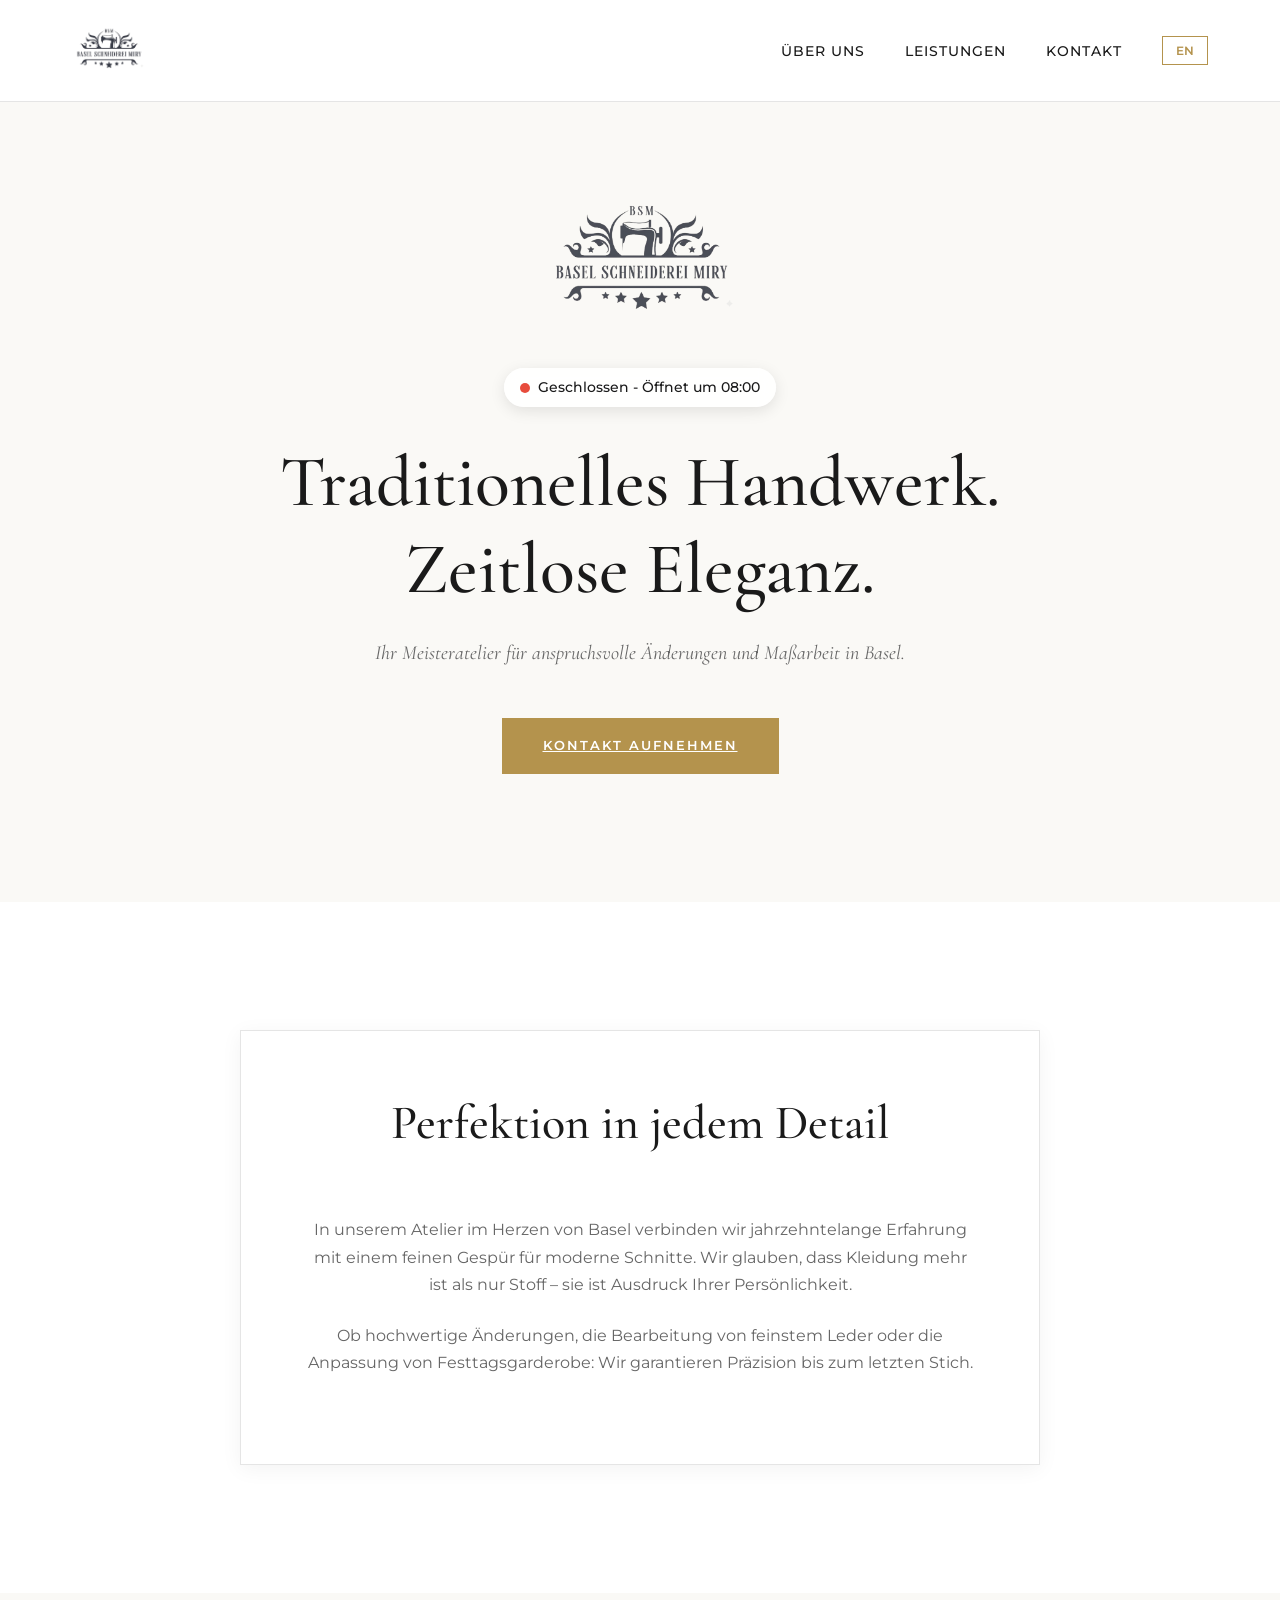
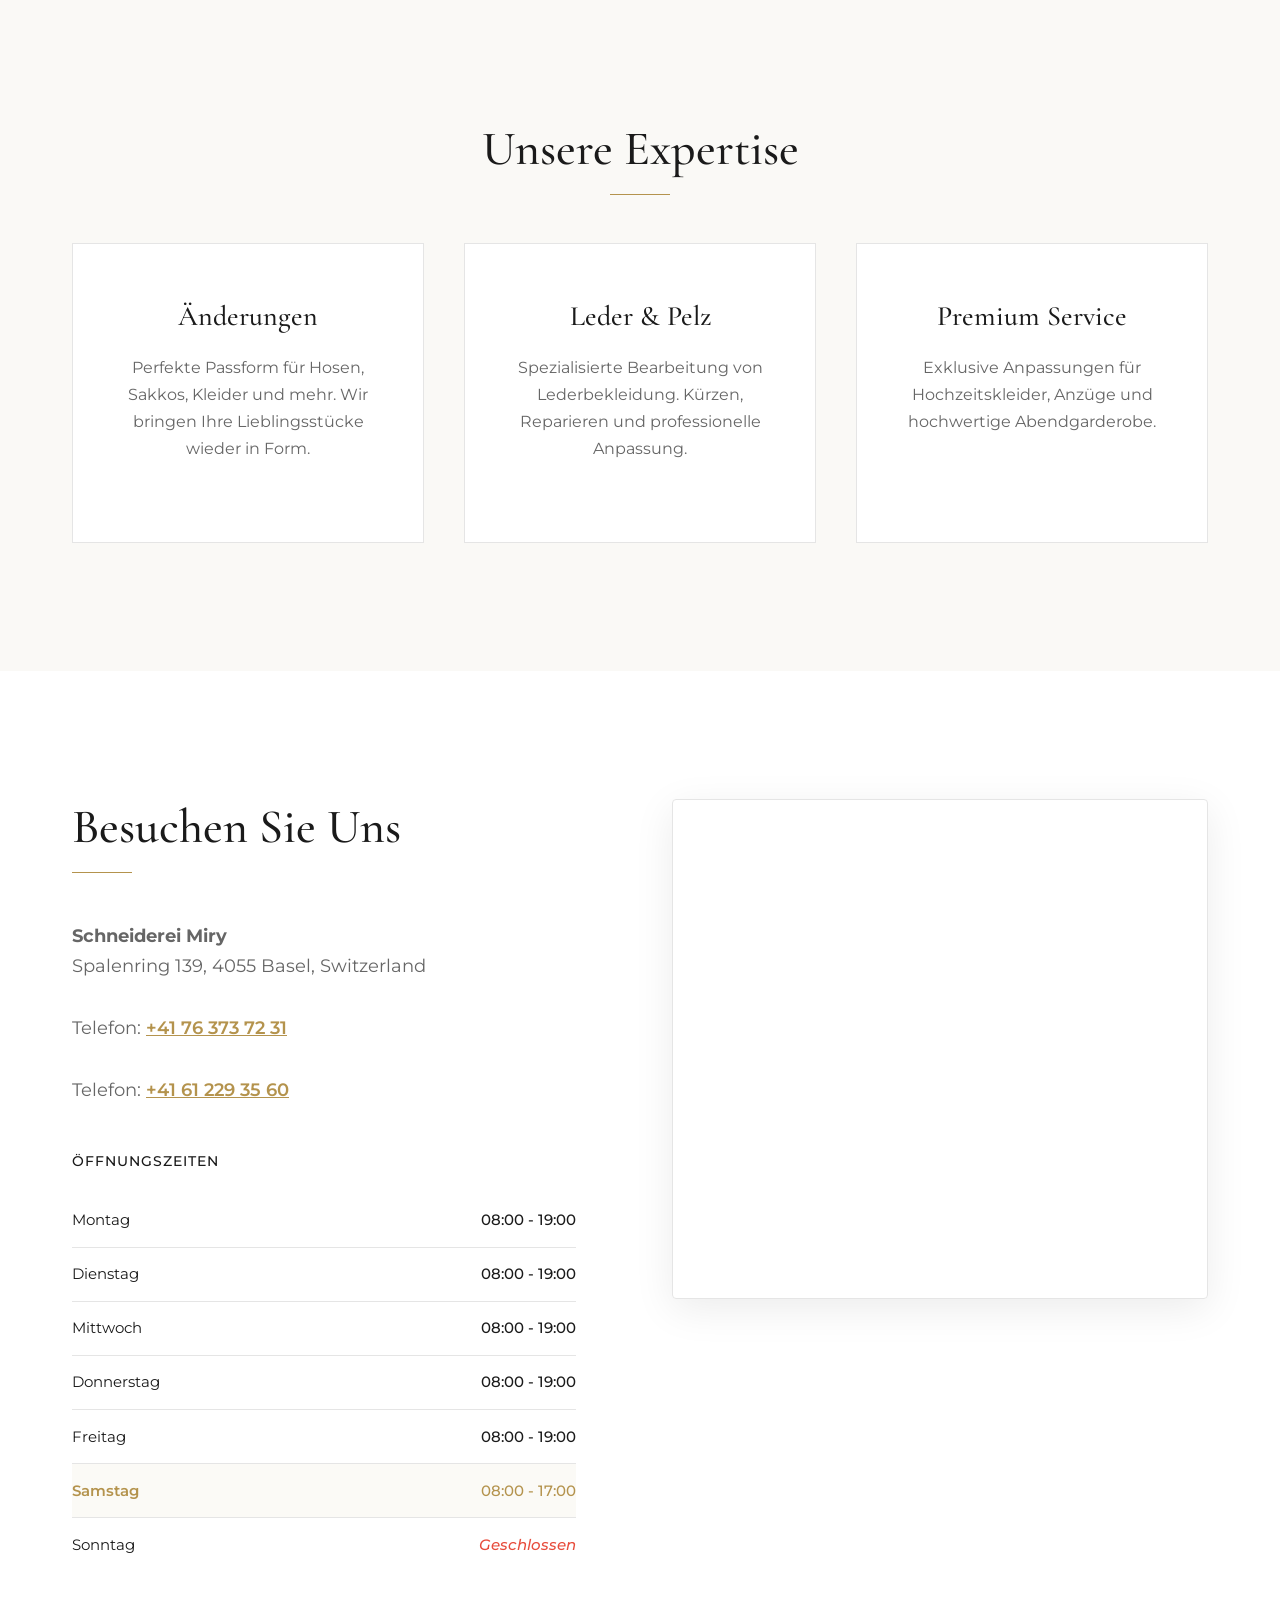
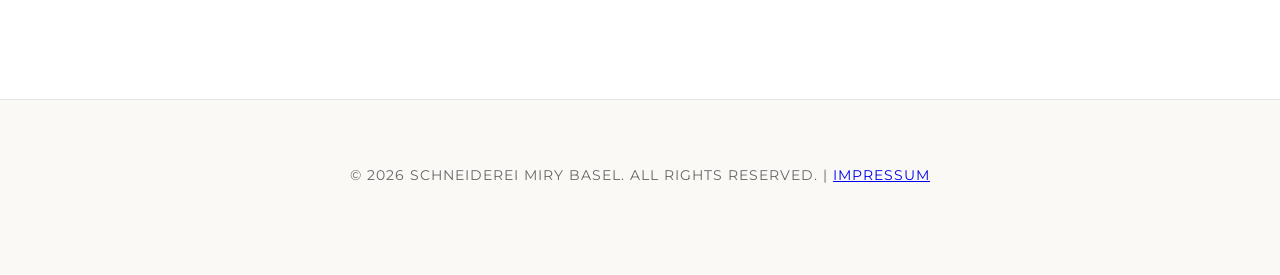
<file: index.html>
<!doctype html>
<html lang="de">
  <head>
    <meta charset="UTF-8" />
    <meta name="viewport" content="width=device-width, initial-scale=1.0" />
    <title>Schneiderei Miry Basel | Meisteratelier für Änderungen & Maßarbeit</title>
    <meta name="description" content="Professionelle Schneiderei in Basel. Expertise in Änderungen, Leder, Pelz & Maßanfertigungen. Ihr Meisteratelier für perfekte Passform in 4055 Basel.">
    <meta name="keywords" content="Schneiderei Basel, Änderungsschneiderei, Maßanfertigung Basel, Lederreparatur, Pelzänderung, Schneiderei Spalenring">
    <link rel="canonical" href="https://www.schneiderei-miry.ch/" />
    
    <!-- Open Graph Tags -->
    <meta property="og:title" content="Schneiderei Miry Basel | Ihr Meisteratelier" />
    <meta property="og:description" content="Traditionelles Handwerk und zeitlose Eleganz in Basel. Änderungen, Leder & Maßarbeit." />
    <meta property="og:type" content="website" />
    <meta property="og:url" content="https://www.schneiderei-miry.ch/" />
    <meta property="og:image" content="https://www.schneiderei-miry.ch/logo.jpg" />

    <!-- Structured Data (JSON-LD) -->
    <script type="application/ld+json">
    {
      "@context": "https://schema.org",
      "@type": "LocalBusiness",
      "name": "Schneiderei Miry",
      "address": {
        "@type": "PostalAddress",
        "streetAddress": "Spalenring 139",
        "addressLocality": "Basel",
        "postalCode": "4055",
        "addressCountry": "CH"
      },
      "telephone": "+41612293560",
      "url": "https://www.schneiderei-miry.ch/",
      "priceRange": "$$"
    }
    </script>

    <link rel="preconnect" href="https://fonts.googleapis.com" />
    <link rel="preconnect" href="https://fonts.gstatic.com" crossorigin />
    <link
      href="https://fonts.googleapis.com/css2?family=Cormorant+Garamond:ital,wght@0,400;0,500;0,600;1,400&family=Montserrat:wght@300;400;500;600&display=swap"
      rel="stylesheet"
    />

    <link rel="stylesheet" href="style.css" />

    <style>
      /* --- Styles additionnels pour le système de statut --- */
      .vacation-banner {
        background-color: #d35400;
        color: white;
        text-align: center;
        padding: 12px 20px;
        font-family: "Montserrat", sans-serif;
        font-size: 0.95rem;
        font-weight: 500;
        position: fixed;
        top: 0;
        width: 100%;
        z-index: 2000;
        box-shadow: 0 2px 10px rgba(0, 0, 0, 0.1);
      }

      body.has-banner #main-header {
        top: 48px; /* Anpassung je nach Banner-Höhe */
      }

      .status-badge {
        display: inline-flex;
        align-items: center;
        gap: 8px;
        padding: 8px 16px;
        border-radius: 30px;
        background: rgba(255, 255, 255, 0.9);
        backdrop-filter: blur(8px);
        box-shadow: 0 4px 15px rgba(0, 0, 0, 0.1);
      }

      .status-badge .dot {
        width: 10px;
        height: 10px;
        border-radius: 50%;
        display: inline-block;
      }

      .status-badge.open .dot {
        background-color: #27ae60;
        box-shadow: 0 0 10px #27ae60;
        animation: pulse 2s infinite;
      }

      .status-badge.closed-now .dot {
        background-color: #e74c3c;
      }

      @keyframes pulse {
        0% {
          transform: scale(1);
          opacity: 1;
        }
        50% {
          transform: scale(1.3);
          opacity: 0.75;
        }
        100% {
          transform: scale(1);
          opacity: 1;
        }
      }
    </style>
  </head>

  <body class="lang-de-active">
    <!-- Vacation Banner -->
    <div id="status-banner" class="vacation-banner" style="display: none"></div>

    <!-- HEADER -->
    <header id="main-header">
      <div class="container header-content">
        <div class="logo">
          <a href="#"><img src="logo.jpg" alt="Schneiderei Miry Logo" /></a>
        </div>
        <nav>
          <ul id="nav-menu">
            <li>
              <a href="#about" class="nav-de">Über Uns</a
              ><a href="#about" class="nav-en">About Us</a>
            </li>
            <li>
              <a href="#services" class="nav-de">Leistungen</a
              ><a href="#services" class="nav-en">Services</a>
            </li>
            <li>
              <a href="#contact" class="nav-de">Kontakt</a
              ><a href="#contact" class="nav-en">Contact</a>
            </li>
            <li class="lang-switch">
              <button onclick="toggleLang()" id="langBtn">EN</button>
            </li>
          </ul>
        </nav>
      </div>
    </header>

    <main>
      <!-- HERO -->
      <section id="hero">
        <div class="container">
          <div class="hero-logo">
            <img src="logo.jpg" alt="Schneiderei Miry Basel Logo" />
          </div>

          <!-- Status Badge -->
          <div id="status-indicator" class="status-badge">
            <span class="dot"></span>
            <span class="content-de" id="status-text-de">Lädt...</span>
            <span class="content-en" id="status-text-en">Loading...</span>
          </div>

          <div class="content-de">
            <h1>Traditionelles Handwerk.<br />Zeitlose Eleganz.</h1>
            <p class="subtitle">
              Ihr Meisteratelier für anspruchsvolle Änderungen und Maßarbeit in
              Basel.
            </p>
          </div>
          <div class="content-en">
            <h1>Traditional Craft.<br />Timeless Elegance.</h1>
            <p class="subtitle">
              Your master atelier for sophisticated alterations and bespoke
              tailoring in Basel.
            </p>
          </div>

          <a href="#contact" class="btn-vintage">
            <span class="nav-de">Kontakt Aufnehmen</span>
            <span class="nav-en">Get in Touch</span>
          </a>
        </div>
      </section>

      <!-- ABOUT -->
      <section id="about">
        <div class="container">
          <div class="vintage-box">
            <div class="content-de">
              <h2>Perfektion in jedem Detail</h2>
              <p>
                In unserem Atelier im Herzen von Basel verbinden wir
                jahrzehntelange Erfahrung mit einem feinen Gespür für moderne
                Schnitte. Wir glauben, dass Kleidung mehr ist als nur Stoff –
                sie ist Ausdruck Ihrer Persönlichkeit.
              </p>
              <p>
                Ob hochwertige Änderungen, die Bearbeitung von feinstem Leder
                oder die Anpassung von Festtagsgarderobe: Wir garantieren
                Präzision bis zum letzten Stich.
              </p>
            </div>
            <div class="content-en">
              <h2>Perfection in Every Detail</h2>
              <p>
                In our atelier in the heart of Basel, we combine decades of
                experience with a keen sense for modern cuts. We believe that
                clothing is more than just fabric – it is an expression of your
                personality.
              </p>
              <p>
                Whether it's high-quality alterations, working with the finest
                leather, or tailoring formal wear: we guarantee precision down
                to the last stitch.
              </p>
            </div>
          </div>
        </div>
      </section>

      <!-- SERVICES -->
      <section id="services">
        <div class="container">
          <h2 class="nav-de">Unsere Expertise</h2>
          <h2 class="nav-en">Our Expertise</h2>

          <div class="services-grid">
            <article class="service-card">
              <h3>
                <span class="nav-de">Änderungen</span
                ><span class="nav-en">Alterations</span>
              </h3>
              <p class="nav-de">
                Perfekte Passform für Hosen, Sakkos, Kleider und mehr. Wir
                bringen Ihre Lieblingsstücke wieder in Form.
              </p>
              <p class="nav-en">
                Perfect fit for trousers, blazers, dresses, and more. We bring
                your favorite pieces back into shape.
              </p>
            </article>
            <article class="service-card">
              <h3>
                <span class="nav-de">Leder & Pelz</span
                ><span class="nav-en">Leather & Fur</span>
              </h3>
              <p class="nav-de">
                Spezialisierte Bearbeitung von Lederbekleidung. Kürzen,
                Reparieren und professionelle Anpassung.
              </p>
              <p class="nav-en">
                Specialized handling of leather garments. Shortening, repairs,
                and professional fitting.
              </p>
            </article>
            <article class="service-card">
              <h3>
                <span class="nav-de">Premium Service</span
                ><span class="nav-en">Premium Service</span>
              </h3>
              <p class="nav-de">
                Exklusive Anpassungen für Hochzeitskleider, Anzüge und
                hochwertige Abendgarderobe.
              </p>
              <p class="nav-en">
                Exclusive alterations for wedding dresses, suits, and high-end
                evening wear.
              </p>
            </article>
          </div>
        </div>
      </section>

      <!-- CONTACT -->
      <section id="contact">
        <div class="container">
          <div class="contact-grid">
            <div class="contact-info">
              <h2 class="nav-de">Besuchen Sie Uns</h2>
              <h2 class="nav-en">Visit Us</h2>

              <div class="contact-details">
                <p class="address">
                  <strong>Schneiderei Miry</strong><br />
                  Spalenring 139, 4055 Basel, Switzerland
                </p>
                <p class="phone">
                  <span class="nav-de">Telefon:</span>
                  <span class="nav-en">Phone:</span>
                  <a href="tel:+41763737231">+41 76 373 72 31</a>
                </p>
                <p class="phone">
                  <span class="nav-de">Telefon:</span>
                  <span class="nav-en">Phone:</span>
                  <a href="tel:+41612293560">+41 61 229 35 60</a>
                </p>
              </div>

              <div class="opening-hours">
                <h4 class="nav-de">Öffnungszeiten</h4>
                <h4 class="nav-en">Opening Hours</h4>
                <table class="hours-table">
                  <tr id="day-1">
                    <td class="nav-de">Montag</td>
                    <td class="nav-en">Monday</td>
                    <td>08:00 - 19:00</td>
                  </tr>
                  <tr id="day-2">
                    <td class="nav-de">Dienstag</td>
                    <td class="nav-en">Tuesday</td>
                    <td>08:00 - 19:00</td>
                  </tr>
                  <tr id="day-3">
                    <td class="nav-de">Mittwoch</td>
                    <td class="nav-en">Wednesday</td>
                    <td>08:00 - 19:00</td>
                  </tr>
                  <tr id="day-4">
                    <td class="nav-de">Donnerstag</td>
                    <td class="nav-en">Thursday</td>
                    <td>08:00 - 19:00</td>
                  </tr>
                  <tr id="day-5">
                    <td class="nav-de">Freitag</td>
                    <td class="nav-en">Friday</td>
                    <td>08:00 - 19:00</td>
                  </tr>
                  <tr id="day-6">
                    <td class="nav-de">Samstag</td>
                    <td class="nav-en">Saturday</td>
                    <td>08:00 - 17:00</td>
                  </tr>
                  <tr id="day-0">
                    <td class="nav-de">Sonntag</td>
                    <td class="nav-en">Sunday</td>
                    <td class="closed">
                      <span class="nav-de">Geschlossen</span
                      ><span class="nav-en">Closed</span>
                    </td>
                  </tr>
                </table>
              </div>
            </div>

            <div class="map-box">
              <iframe
                width="100%"
                height="400"
                style="border: 0"
                
                allowfullscreen
                src="https://maps.google.com/maps?q=Schneiderei%20Miry%20Basel&z=17&output=embed"
              >
              </iframe>
            </div>
          </div>
        </div>
      </section>
    </main>

    <footer>
      <div class="container">
        <p>&copy; 2026 Schneiderei Miry Basel. All Rights Reserved. | <a href="mentions-legales.html">Impressum</a></p>
      </div>
    </footer>

    <!-- Scripts -->
    <script src="config-boutique.js"></script>
    <script>
      // === LANGUAGE SWITCHER ===
      function toggleLang() {
        const body = document.body;
        const btn = document.getElementById("langBtn");

        if (body.classList.contains("lang-de-active")) {
          body.classList.replace("lang-de-active", "lang-en-active");
          btn.textContent = "DE";
        } else {
          body.classList.replace("lang-en-active", "lang-de-active");
          btn.textContent = "EN";
        }
        updateStatus(); // Status bei Sprachwechsel aktualisieren
      }

      // === STATUS & OPENING HOURS ===
      function updateStatus() {
        const now = new Date();
        const day = now.getDay(); // 0=Sonntag, 1=Montag ...
        const hour = now.getHours();
        const min = now.getMinutes();
        const time = hour + min / 60;

        const banner = document.getElementById("status-banner");
        const indicator = document.getElementById("status-indicator");
        const textDe = document.getElementById("status-text-de");
        const textEn = document.getElementById("status-text-en");

        // 1. Fermeture exceptionnelle (aus config-boutique.js)
        if (
          typeof boutiqueConfig !== "undefined" &&
          boutiqueConfig.estFermeExceptionnellement
        ) {
          banner.style.display = "block";
          banner.textContent = boutiqueConfig.messageFermeture;
          document.body.classList.add("has-banner");

          indicator.classList.add("closed-now");
          indicator.classList.remove("open");
          textDe.textContent = "Geschlossen";
          textEn.textContent = "Closed";
          return;
        } else if (banner) {
          banner.style.display = "none";
          document.body.classList.remove("has-banner");
        }

        // 2. Normale Öffnungszeiten
        let isOpen = false;
        let openingTime = "08:00";

        if (
          typeof boutiqueConfig !== "undefined" &&
          boutiqueConfig.horaires &&
          boutiqueConfig.horaires[day]
        ) {
          const schedule = boutiqueConfig.horaires[day];

          if (schedule && schedule.length === 2) {
            const [openStr, closeStr] = schedule;
            const [hOuv, mOuv] = openStr.split(":").map(Number);
            const [hFer, mFer] = closeStr.split(":").map(Number);

            openingTime = openStr;
            if (time >= hOuv + mOuv / 60 && time < hFer + mFer / 60) {
              isOpen = true;
            }
          }
        } else {
          // Fallback, falls config nicht geladen wird
          if (day >= 1 && day <= 5 && time >= 8 && time < 19) isOpen = true;
          else if (day === 6 && time >= 8 && time < 17) isOpen = true;
        }

        if (isOpen) {
          indicator.classList.add("open");
          indicator.classList.remove("closed-now");
          textDe.textContent = "Jetzt Geöffnet";
          textEn.textContent = "Open Now";
        } else {
          indicator.classList.add("closed-now");
          indicator.classList.remove("open");
          textDe.textContent = "Geschlossen - Öffnet um " + openingTime;
          textEn.textContent = "Closed - Opens at " + openingTime;
        }

        // Highlight current day
        for (let i = 0; i <= 6; i++) {
          const row = document.getElementById("day-" + i);
          if (row) row.style.cssText = "";
        }
        const todayRow = document.getElementById("day-" + day);
        if (todayRow) {
          todayRow.style.fontWeight = "600";
          todayRow.style.color = "var(--color-accent)";
          todayRow.style.backgroundColor = "rgba(180, 147, 77, 0.05)";
        }
      }

      // Initialize
      document.addEventListener("DOMContentLoaded", () => {
        updateStatus();
        setInterval(updateStatus, 60000); // jede Minute aktualisieren
      });
    </script>
  </body>
</html>
</file>
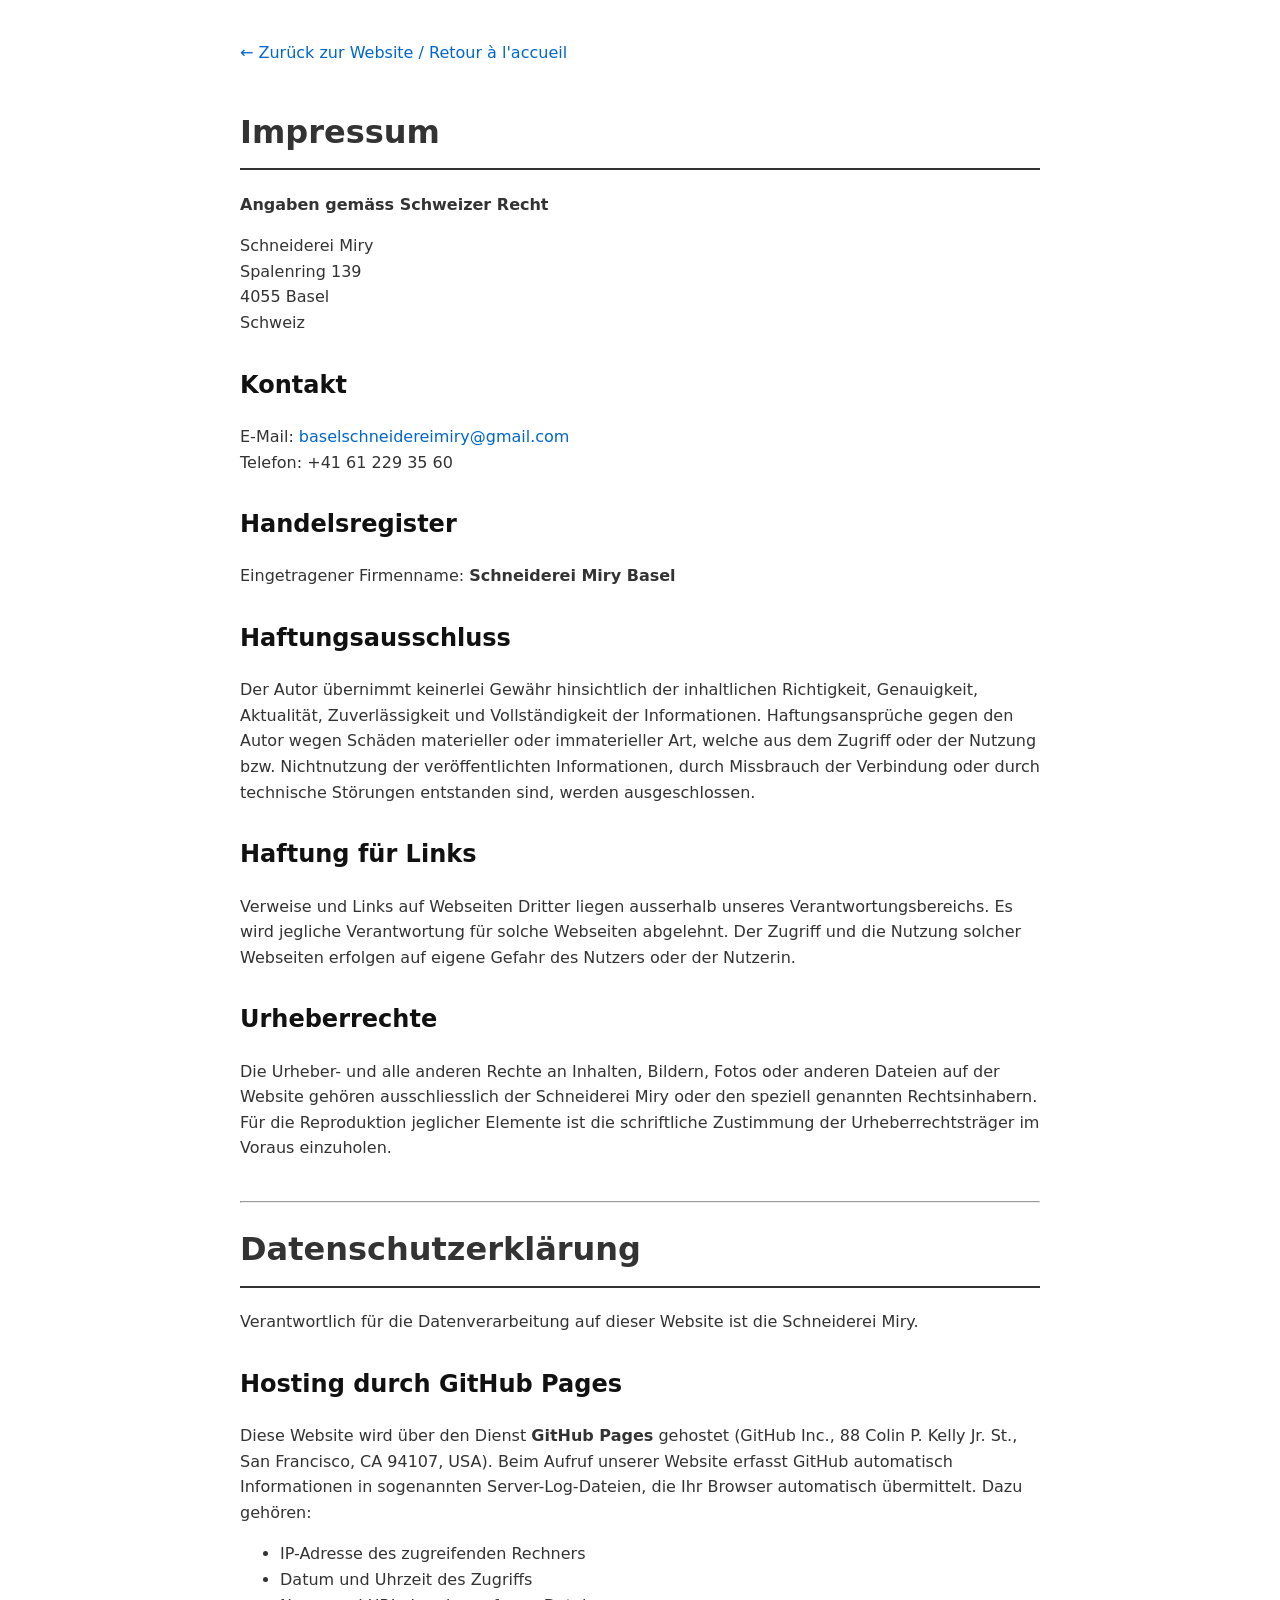
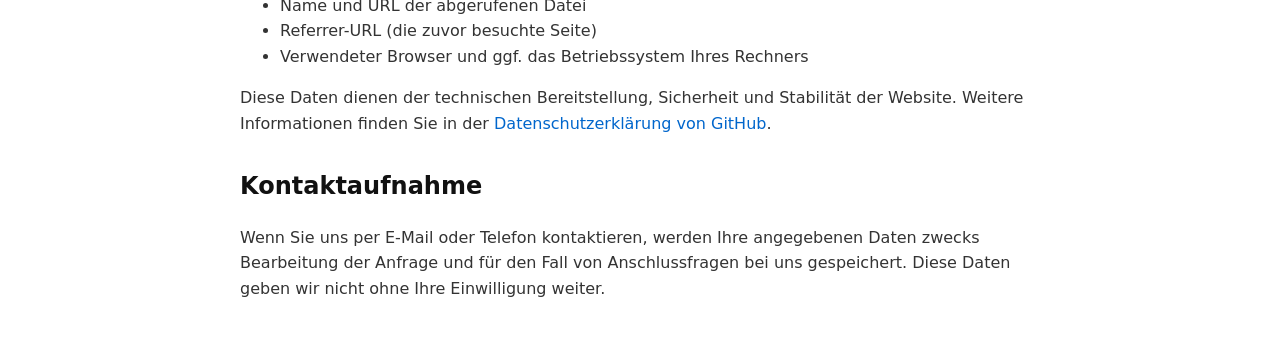
<file: mentions-legales.html>
<!doctype html>
<html lang="de">
  <head>
    <meta charset="UTF-8" />
    <meta name="viewport" content="width=device-width, initial-scale=1.0" />
    <title>Impressum & Datenschutz - Schneiderei Miry Basel</title>
    <style>
      body {
        font-family:
          system-ui,
          -apple-system,
          sans-serif;
        line-height: 1.6;
        color: #333;
        max-width: 800px;
        margin: 0 auto;
        padding: 40px 20px;
      }
      h1 {
        border-bottom: 2px solid #333;
        padding-bottom: 10px;
      }
      h2 {
        margin-top: 30px;
        color: #111;
      }
      a {
        color: #0066cc;
        text-decoration: none;
      }
      a:hover {
        text-decoration: underline;
      }
      .back-link {
        margin-bottom: 20px;
        display: inline-block;
      }
    </style>
  </head>
  <body>
    <a href="index.html" class="back-link"
      >&larr; Zurück zur Website / Retour à l'accueil</a
    >

    <h1>Impressum</h1>
    <p><strong>Angaben gemäss Schweizer Recht</strong></p>
    <p>
      Schneiderei Miry<br />
      Spalenring 139<br />
      4055 Basel<br />
      Schweiz
    </p>

    <h2>Kontakt</h2>
    <p>
      E-Mail:
      <a href="mailto:baselschneidereimiry@gmail.com"
        >baselschneidereimiry@gmail.com</a
      ><br />
      Telefon: +41 61 229 35 60
    </p>

    <h2>Handelsregister</h2>
    <p>Eingetragener Firmenname: <strong>Schneiderei Miry Basel</strong></p>

    <h2>Haftungsausschluss</h2>
    <p>
      Der Autor übernimmt keinerlei Gewähr hinsichtlich der inhaltlichen
      Richtigkeit, Genauigkeit, Aktualität, Zuverlässigkeit und Vollständigkeit
      der Informationen. Haftungsansprüche gegen den Autor wegen Schäden
      materieller oder immaterieller Art, welche aus dem Zugriff oder der
      Nutzung bzw. Nichtnutzung der veröffentlichten Informationen, durch
      Missbrauch der Verbindung oder durch technische Störungen entstanden sind,
      werden ausgeschlossen.
    </p>

    <h2>Haftung für Links</h2>
    <p>
      Verweise und Links auf Webseiten Dritter liegen ausserhalb unseres
      Verantwortungsbereichs. Es wird jegliche Verantwortung für solche
      Webseiten abgelehnt. Der Zugriff und die Nutzung solcher Webseiten
      erfolgen auf eigene Gefahr des Nutzers oder der Nutzerin.
    </p>

    <h2>Urheberrechte</h2>
    <p>
      Die Urheber- und alle anderen Rechte an Inhalten, Bildern, Fotos oder
      anderen Dateien auf der Website gehören ausschliesslich der Schneiderei
      Miry oder den speziell genannten Rechtsinhabern. Für die Reproduktion
      jeglicher Elemente ist die schriftliche Zustimmung der Urheberrechtsträger
      im Voraus einzuholen.
    </p>

    <hr style="margin-top: 40px" />

    <h1>Datenschutzerklärung</h1>
    <p>
      Verantwortlich für die Datenverarbeitung auf dieser Website ist die
      Schneiderei Miry.
    </p>

    <h2>Hosting durch GitHub Pages</h2>
    <p>
      Diese Website wird über den Dienst <strong>GitHub Pages</strong> gehostet
      (GitHub Inc., 88 Colin P. Kelly Jr. St., San Francisco, CA 94107, USA).
      Beim Aufruf unserer Website erfasst GitHub automatisch Informationen in
      sogenannten Server-Log-Dateien, die Ihr Browser automatisch übermittelt.
      Dazu gehören:
    </p>
    <ul>
      <li>IP-Adresse des zugreifenden Rechners</li>
      <li>Datum und Uhrzeit des Zugriffs</li>
      <li>Name und URL der abgerufenen Datei</li>
      <li>Referrer-URL (die zuvor besuchte Seite)</li>
      <li>Verwendeter Browser und ggf. das Betriebssystem Ihres Rechners</li>
    </ul>
    <p>
      Diese Daten dienen der technischen Bereitstellung, Sicherheit und
      Stabilität der Website. Weitere Informationen finden Sie in der
      <a
        href="https://docs.github.com/en/site-policy/privacy-policies/github-privacy-statement"
        target="_blank"
        rel="noopener"
        >Datenschutzerklärung von GitHub</a
      >.
    </p>

    <h2>Kontaktaufnahme</h2>
    <p>
      Wenn Sie uns per E-Mail oder Telefon kontaktieren, werden Ihre angegebenen
      Daten zwecks Bearbeitung der Anfrage und für den Fall von Anschlussfragen
      bei uns gespeichert. Diese Daten geben wir nicht ohne Ihre Einwilligung
      weiter.
    </p>
  </body>
</html>
</file>
<file: style.css>
/* === VARIABLES & RESET === */
:root {
  --color-bg: #ffffff;
  --color-bg-alt: #faf9f6;
  --color-text: #1a1a1a;
  --color-text-muted: #666666;
  --color-accent: #b4934d; /* Refined Gold */
  --color-accent-hover: #967a3f;
  --color-border: #e5e5e5;

  --font-serif: "Cormorant Garamond", serif;
  --font-sans: "Montserrat", sans-serif;

  --transition: all 0.3s cubic-bezier(0.4, 0, 0.2, 1);
  --shadow: 0 4px 20px rgba(0, 0, 0, 0.05);
  --shadow-lg: 0 10px 40px rgba(0, 0, 0, 0.08);
}

* {
  box-sizing: border-box;
  margin: 0;
  padding: 0;
}

html {
  scroll-behavior: smooth;
}

body {
  background-color: var(--color-bg);
  color: var(--color-text);
  font-family: var(--font-sans);
  line-height: 1.7;
  font-size: 16px;
  -webkit-font-smoothing: antialiased;
}

/* === LANGUAGE TOGGLE LOGIC === */
body.lang-de-active .nav-en,
body.lang-de-active .content-en,
body.lang-de-active .lang-en {
  display: none !important;
}

body.lang-en-active .nav-de,
body.lang-en-active .content-de,
body.lang-en-active .lang-de {
  display: none !important;
}

/* === TYPOGRAPHY === */
h1,
h2,
h3,
h4 {
  font-family: var(--font-serif);
  font-weight: 500;
  line-height: 1.2;
}

h1 {
  font-size: clamp(2.5rem, 8vw, 4.5rem);
  margin-bottom: 1.5rem;
}

h2 {
  font-size: clamp(2rem, 5vw, 3rem);
  text-align: center;
  margin-bottom: 3rem;
  position: relative;
  padding-bottom: 1rem;
}

h2::after {
  content: "";
  position: absolute;
  bottom: 0;
  left: 50%;
  transform: translateX(-50%);
  width: 60px;
  height: 1px;
  background: var(--color-accent);
}

h3 {
  font-size: 1.75rem;
  margin-bottom: 1rem;
}

p {
  margin-bottom: 1.5rem;
  color: var(--color-text-muted);
}

.container {
  max-width: 1200px;
  margin: 0 auto;
  padding: 0 2rem;
}

/* === BUTTONS === */
.btn-vintage {
  display: inline-block;
  padding: 1rem 2.5rem;
  background: var(--color-accent);
  color: white;
  text-transform: uppercase;
  letter-spacing: 2px;
  font-size: 0.8rem;
  font-weight: 600;
  transition: var(--transition);
  border: 1px solid var(--color-accent);
}

.btn-vintage:hover {
  background: transparent;
  color: var(--color-accent);
}

/* === HEADER === */
#main-header {
  background: rgba(255, 255, 255, 0.95);
  backdrop-filter: blur(10px);
  padding: 1.5rem 0;
  position: fixed;
  width: 100%;
  top: 0;
  z-index: 1000;
  border-bottom: 1px solid var(--color-border);
}

.header-content {
  display: flex;
  justify-content: space-between;
  align-items: center;
}

.logo img {
  height: 45px;
  width: auto;
  transition: var(--transition);
}

nav ul {
  display: flex;
  align-items: center;
  gap: 2.5rem;
  list-style: none;
}

nav a {
  text-decoration: none;
  color: var(--color-text);
  font-size: 0.85rem;
  font-weight: 500;
  text-transform: uppercase;
  letter-spacing: 1px;
  transition: var(--transition);
}

nav a:hover {
  color: var(--color-accent);
}

.lang-switch button {
  background: transparent;
  border: 1px solid var(--color-accent);
  color: var(--color-accent);
  padding: 0.4rem 0.8rem;
  cursor: pointer;
  font-family: var(--font-sans);
  font-weight: 600;
  font-size: 0.75rem;
  transition: var(--transition);
}

.lang-switch button:hover {
  background: var(--color-accent);
  color: white;
}

/* === HERO === */
#hero {
  padding: 12rem 0 8rem;
  text-align: center;
  background: var(--color-bg-alt);
  position: relative;
  overflow: hidden;
}

.hero-logo img {
  height: 120px;
  margin: 0 auto 3rem;
  opacity: 0.9;
}

.subtitle {
  font-size: 1.25rem;
  max-width: 600px;
  margin: 0 auto 3rem;
  font-style: italic;
  font-family: var(--font-serif);
}

/* Status Badge */
.status-badge {
  display: inline-flex;
  align-items: center;
  gap: 0.75rem;
  padding: 0.5rem 1.25rem;
  background: white;
  border-radius: 50px;
  box-shadow: var(--shadow);
  margin-bottom: 2rem;
  font-size: 0.85rem;
  font-weight: 500;
}

.dot {
  width: 8px;
  height: 8px;
  border-radius: 50%;
  background: #ccc;
}

.status-badge.open .dot {
  background: #27ae60;
  box-shadow: 0 0 10px rgba(39, 174, 96, 0.4);
}

.status-badge.closed-now .dot {
  background: #e74c3c;
}

/* === SECTIONS === */
section {
  padding: 8rem 0;
}

/* === ABOUT === */
.vintage-box {
  max-width: 800px;
  margin: 0 auto;
  text-align: center;
  padding: 4rem;
  border: 1px solid var(--color-border);
  background: white;
  box-shadow: var(--shadow);
}

.vintage-box h2::after {
  display: none;
}

/* === SERVICES === */
#services {
  background: var(--color-bg-alt);
}

.services-grid {
  display: grid;
  grid-template-columns: repeat(auto-fit, minmax(300px, 1fr));
  gap: 2.5rem;
}

.service-card {
  background: white;
  padding: 3.5rem 2.5rem;
  text-align: center;
  transition: var(--transition);
  border: 1px solid var(--color-border);
  position: relative;
}

.service-card:hover {
  transform: translateY(-10px);
  box-shadow: var(--shadow-lg);
  border-color: var(--color-accent);
}

.service-card h3 {
  margin-bottom: 1.25rem;
}

/* === CONTACT === */
.contact-grid {
  display: grid;
  grid-template-columns: 1fr 1fr;
  gap: 4rem;
  align-items: start;
}

.contact-info {
  padding-right: 2rem;
}

.contact-info h2 {
  text-align: left;
}

.contact-info h2::after {
  left: 0;
  transform: none;
}

.address,
.phone {
  font-size: 1.1rem;
  margin-bottom: 2rem;
}

.phone a {
  color: var(--color-accent);
  font-weight: 600;
}

/* Opening Hours Table */
.opening-hours {
  margin-top: 3rem;
}

.opening-hours h4 {
  margin-bottom: 1.5rem;
  text-transform: uppercase;
  letter-spacing: 1px;
  font-size: 0.9rem;
  font-family: var(--font-sans);
  color: var(--color-text);
}

.hours-table {
  width: 100%;
  border-collapse: collapse;
}

.hours-table tr {
  border-bottom: 1px solid var(--color-border);
}

.hours-table tr:last-child {
  border-bottom: none;
}

.hours-table td {
  padding: 0.85rem 0;
  font-size: 0.95rem;
}

.hours-table td:last-child {
  text-align: right;
  font-weight: 500;
}

.closed {
  color: #e74c3c;
  font-style: italic;
}

/* Map Design */
.map-box {
  height: 500px;
  border-radius: 4px;
  overflow: hidden;
  box-shadow: var(--shadow-lg);
  border: 1px solid var(--color-border);
  position: relative;
}

.map-overlay {
  position: absolute;
  top: 2rem;
  left: 2rem;
  background: white;
  padding: 2rem;
  width: 320px;
  z-index: 10;
  box-shadow: var(--shadow-lg);
  border-radius: 4px;
}

.map-overlay h3 {
  margin-bottom: 0.5rem;
}

.map-overlay p {
  margin-bottom: 1.5rem;
  font-size: 0.95rem;
}

.map-box iframe {
  filter: grayscale(0.2) contrast(1.1);
  transition: var(--transition);
}

.map-box:hover iframe {
  filter: grayscale(0);
}

/* === FOOTER === */
footer {
  padding: 4rem 0;
  border-top: 1px solid var(--color-border);
  text-align: center;
  background: var(--color-bg-alt);
}

footer p {
  font-size: 0.85rem;
  letter-spacing: 1px;
  text-transform: uppercase;
}

/* === RESPONSIVE === */
@media (max-width: 992px) {
  .contact-grid {
    grid-template-columns: 1fr;
    gap: 4rem;
  }

  .contact-info {
    padding-right: 0;
  }
}

@media (max-width: 768px) {
  #main-header {
    padding: 1rem 0;
  }

  nav ul {
    gap: 1.5rem;
  }

  nav a {
    font-size: 0.75rem;
  }

  .header-content {
    flex-direction: column;
    gap: 1.25rem;
  }

  section {
    padding: 5rem 0;
  }

  .vintage-box {
    padding: 2rem;
  }
}
</file>
